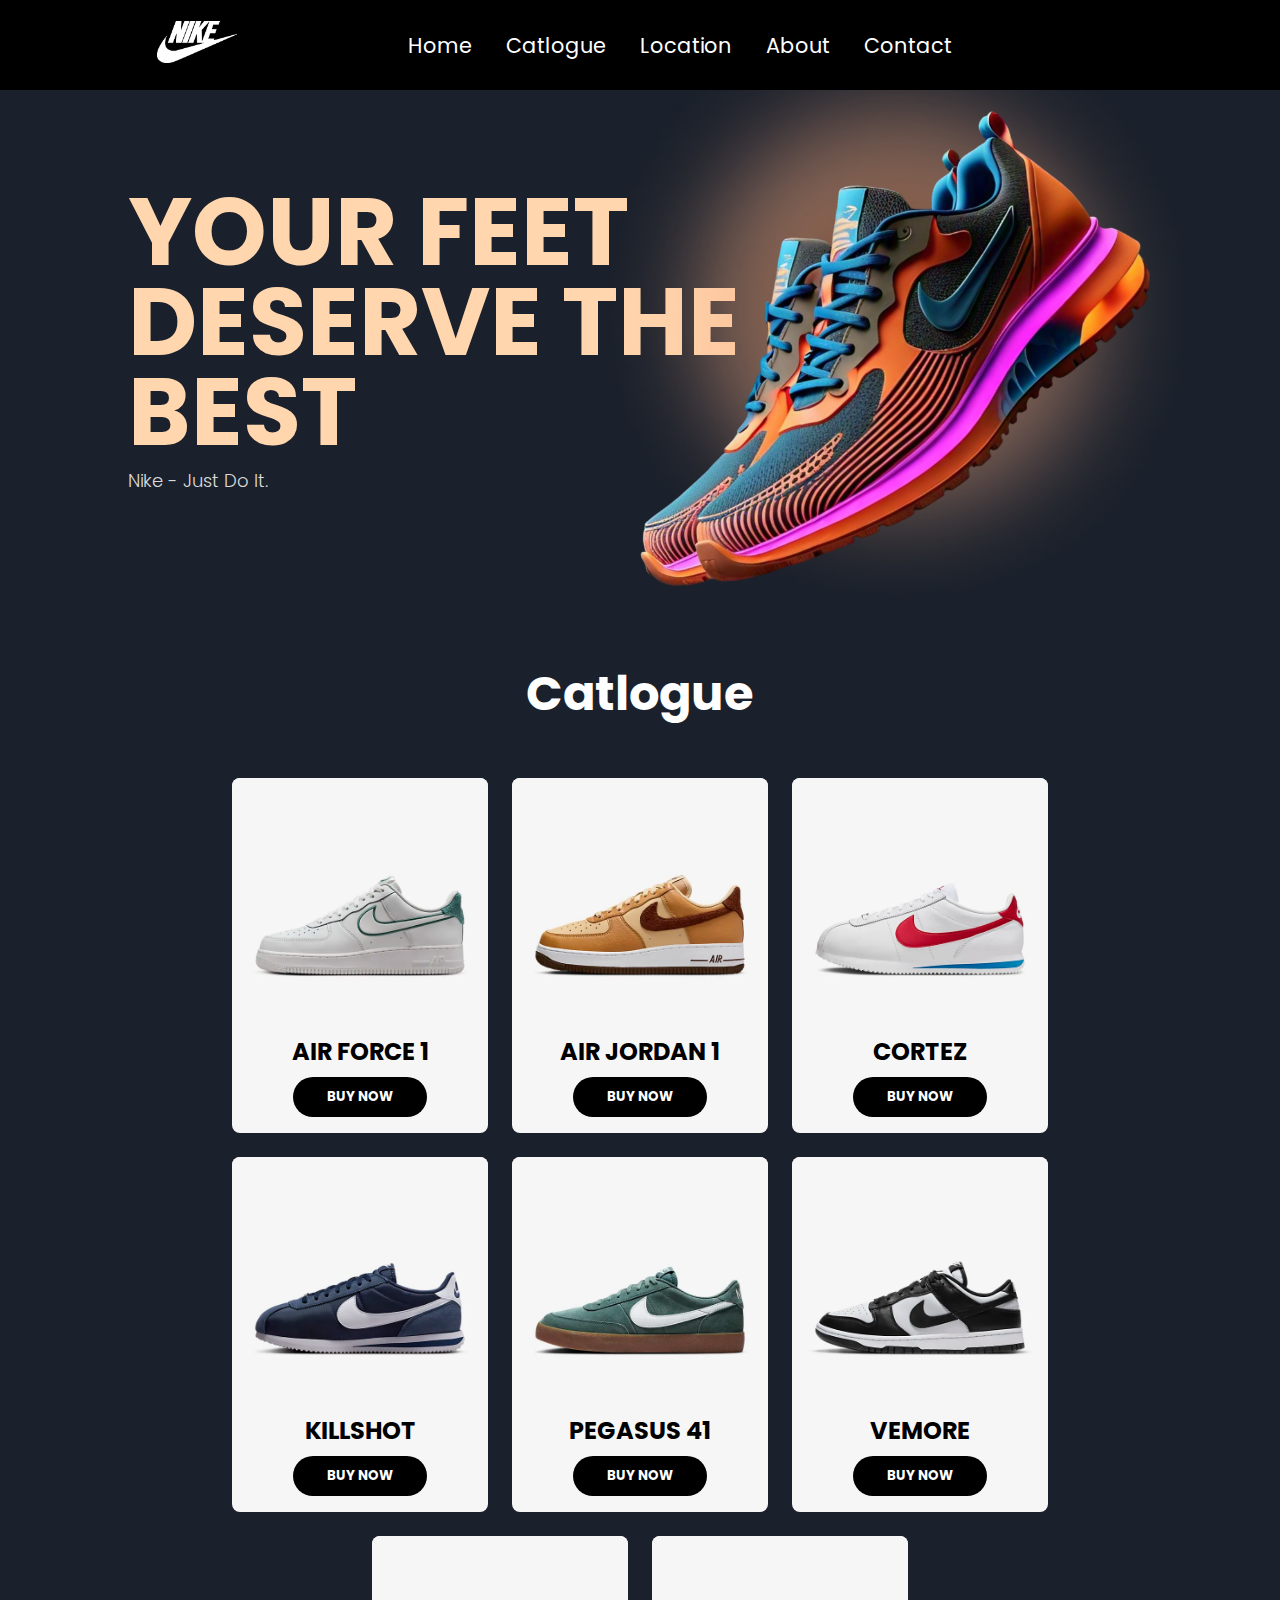
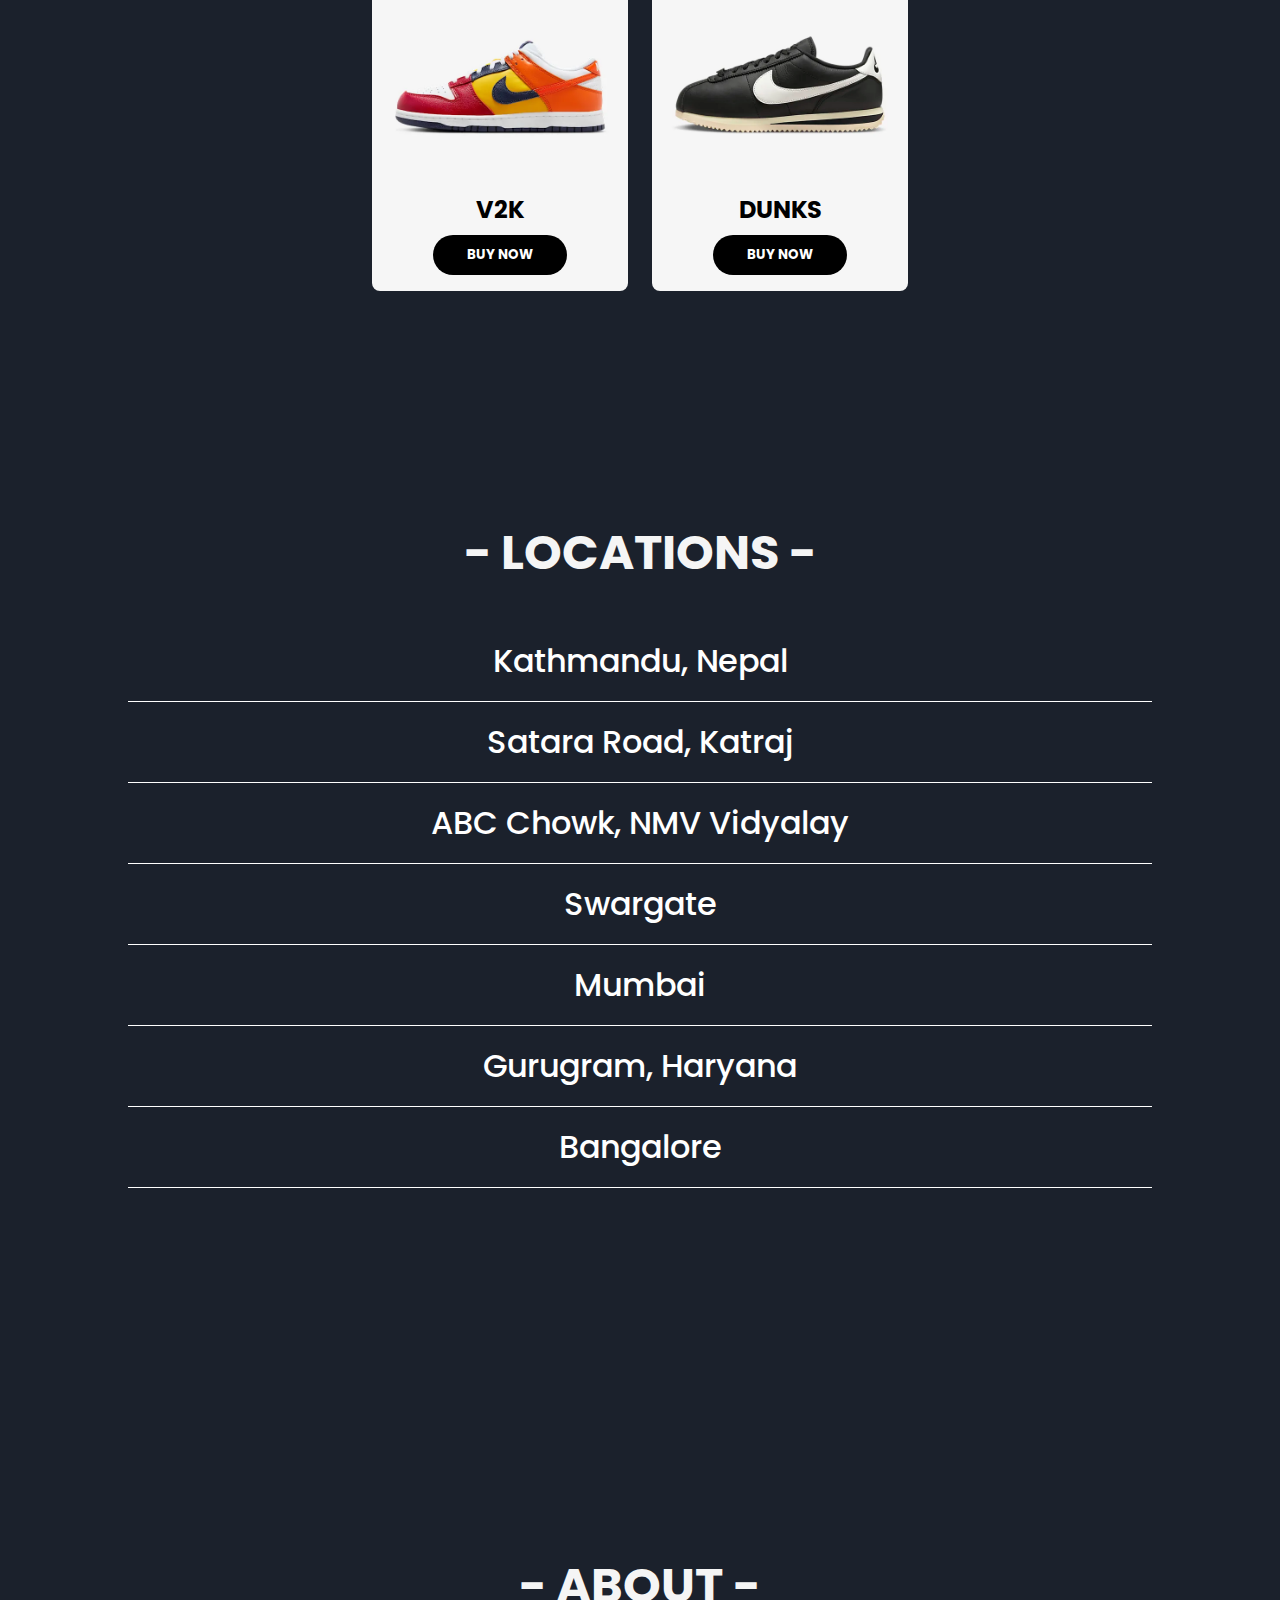
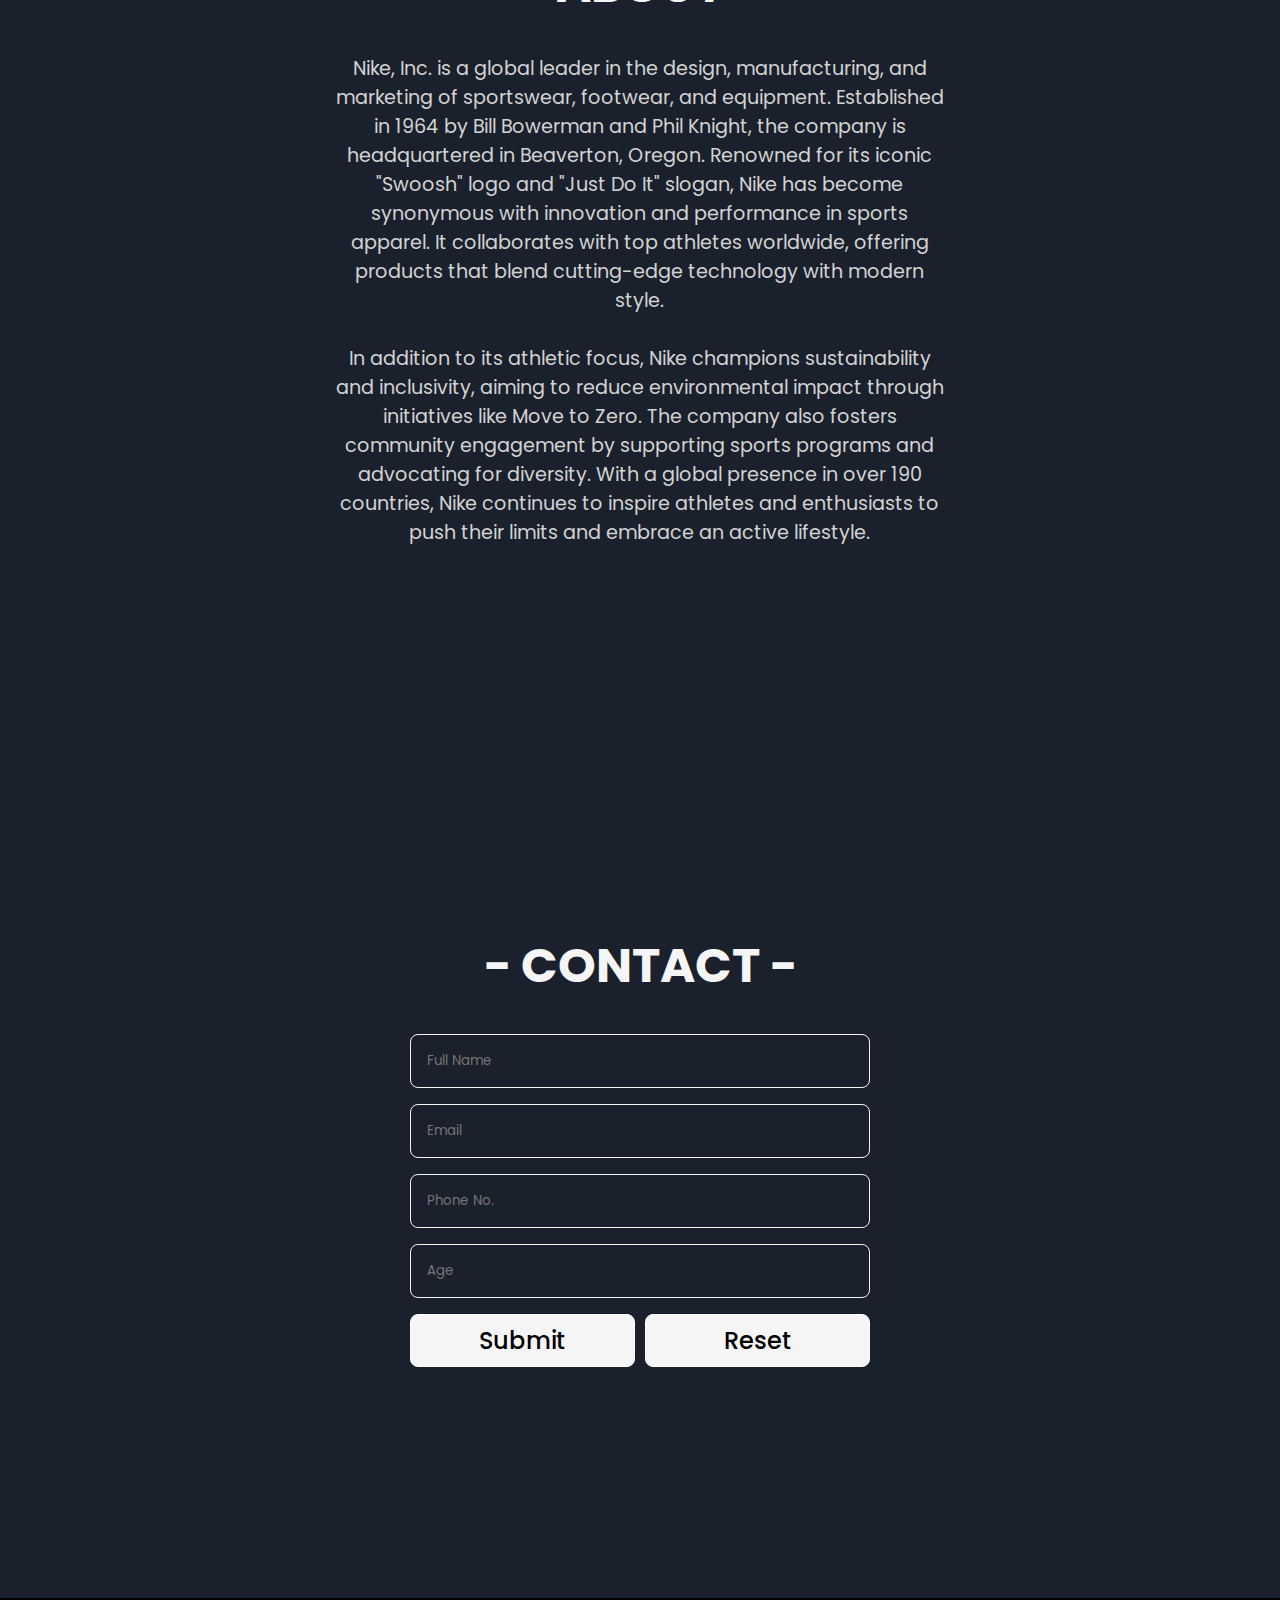
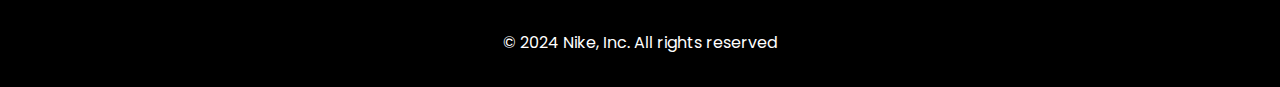
<file: index.html>
<!DOCTYPE html>
<html lang="en">

<head>
  <meta charset="UTF-8" />
  <meta name="viewport" content="width=device-width, initial-scale=1.0" />
  <title>Nike - Just Do It.</title>
  <link rel="stylesheet" href="style.css" />
  <link rel="shortcut icon" href="images/logo-white.png" type="image/x-icon" />
</head>

<body>
  <nav class="navbar">
    <a href="#" class="logo">
      <img src="images/logo.png" alt="" />
    </a>
    <ul id="SideMenu">
      <li><a href="#home">Home</a></li>
      <li><a href="#catlogue">Catlogue</a></li>
      <li><a href="#location">Location</a></li>
      <li><a href="#about">About</a></li>
      <li><a href="#contact">Contact</a></li>
    </ul>

    <div class="nav-btn">
      <button id="toggleBtn" class="toggle-btn">
        <img src="images/bar-icon.svg" alt="" />
      </button>
    </div>
  </nav>

  <!-- ********************* Home ******************* -->
  <div class="main-container">
    <div class="bottom-content" id="home">
      <div class="bottom-left">
        <h1>Your feet deserve the best</h1>
        <p>Nike - Just Do It.</p>
      </div>
      <div class="bottom-right">
        <img src="images/bg-effact.png" alt="" class="bg-effact" />
        <img src="images/shoes-img.png" alt="" class="shoes-img" />
      </div>
    </div>

    <!-- ********************* Catalogue ******************* -->
    <div class="catlogue" id="catlogue">
      <h1>Catlogue</h1>

      <div class="cat-container">
        <div class="cat-card">
          <img src="images/nike1.png" alt="" />
          <h2>AIR FORCE 1</h2>
          <a href="https://www.nike.com/in/w/air-force-1-shoes-5sj3yzy7ok" target="_blank">
            <button class="cat-btn">BUY NOW</button>
          </a>
        </div>
        <div class="cat-card">
          <img src="images/nike2.png" alt="" />
          <h2>AIR JORDAN 1</h2>
          <a href="https://www.nike.com/in/w/jordan-1-shoes-aj85gzy7ok" target="_blank">
            <button class="cat-btn">BUY NOW</button>
          </a>
        </div>
        <div class="cat-card">
          <img src="images/nike3.png" alt="" />
          <h2>CORTEZ</h2>
          <a href="https://www.nike.com/in/w/cortez-shoes-byfxzy7ok" target="_blank">
            <button class="cat-btn">BUY NOW</button> 
          </a>
        </div>
        <div class="cat-card">
          <img src="images/nike4.png" alt="" />
          <h2>KILLSHOT</h2>
          <a href="https://www.nike.com/in/w/killshot-shoes-3x0kvzy7ok" target="_blank">
            <button class="cat-btn">BUY NOW</button>
          </a>
        </div>
        <div class="cat-card">
          <img src="images/nike5.png" alt="" />
          <h2>PEGASUS 41</h2>
          <a href="https://www.nike.com/in/w/pegasus-shoes-8nexhzy7ok" target="_blank">
            <button class="cat-btn">BUY NOW</button>

          </a>
        </div>
        <div class="cat-card">
          <img src="images/nike6.png" alt="" />
          <h2>VEMORE</h2>
          <a href="https://www.nike.com/in/w/zoom-vomero-lifestyle-shoes-13jrmz7gee1zy7ok" target="_blank">
            <button class="cat-btn">BUY NOW</button>

          </a>
        </div>
        <div class="cat-card">
          <img src="images/nike7.png" alt="" />
          <h2>V2K</h2>
          <a href="https://www.nike.com/in/w/nike-v2k-shoes-3picezy7ok" target="_blank">
            <button class="cat-btn">BUY NOW</button>
          </a>
        </div>
        <div class="cat-card">
          <img src="images/nike8.png" alt="" />
          <h2>DUNKS</h2>
          <a href="https://www.nike.com/in/w/dunk-shoes-90aohzy7ok" target="_blank">
            <button class="cat-btn">BUY NOW</button>
          </a>
        </div>
      </div>
    </div>


    <!-- ********************* Locations ******************* -->
    <div class="location" id="location">
      <h1>- LOCATIONS -</h1>
      <div class="location-container">
        <h5>Kathmandu, Nepal</h5>
        <h5>Satara Road, Katraj</h5>
        <h5>ABC Chowk, NMV Vidyalay</h5>
        <h5>Swargate</h5>
        <h5>Mumbai</h5>
        <h5>Gurugram, Haryana</h5>
        <h5>Bangalore</h5>
      </div>
    </div>


    <!-- ********************* About ******************* -->
    <div class="about" id="about">
      <div class="about-container">
        <h1>- ABOUT -</h1>
        <p>
          Nike, Inc. is a global leader in the design, manufacturing, and
          marketing of sportswear, footwear, and equipment. Established in
          1964 by Bill Bowerman and Phil Knight, the company is headquartered
          in Beaverton, Oregon. Renowned for its iconic "Swoosh" logo and
          "Just Do It" slogan, Nike has become synonymous with innovation and
          performance in sports apparel. It collaborates with top athletes
          worldwide, offering products that blend cutting-edge technology with
          modern style.
          <br />
          <br />
          In addition to its athletic focus, Nike champions sustainability and
          inclusivity, aiming to reduce environmental impact through
          initiatives like Move to Zero. The company also fosters community
          engagement by supporting sports programs and advocating for
          diversity. With a global presence in over 190 countries, Nike
          continues to inspire athletes and enthusiasts to push their limits
          and embrace an active lifestyle.
        </p>
      </div>
    </div>


    <!-- ********************* Contact ******************* -->
    <div class="contact" id="contact">
      <h1>- CONTACT -</h1>

      <form action="formSubmit.html">
        <input type="text" name="name" placeholder="Full Name" required />
        <input type="email" name="email" placeholder="Email" required />
        <input type="tel" name="phoneno" pattern="[0-9]{10}" placeholder="Phone No." required />
        <input type="number" min="18" max="100" placeholder="Age" required />

        <div class="contact-form-btn">
          <input type="submit" value="Submit" />
          <input type="Reset" value="Reset" />
        </div>
      </form>
    </div>
  </div>
  <footer>
    <p>© 2024 Nike, Inc. All rights reserved</p>
  </footer>

  <script>
    var toggleBtn = document.getElementById("toggleBtn");
    var SideMenu = document.getElementById("SideMenu");

    toggleBtn.addEventListener("click", () => {
      SideMenu.classList.toggle("active");
    });
  </script>
</body>

</html>
</file>
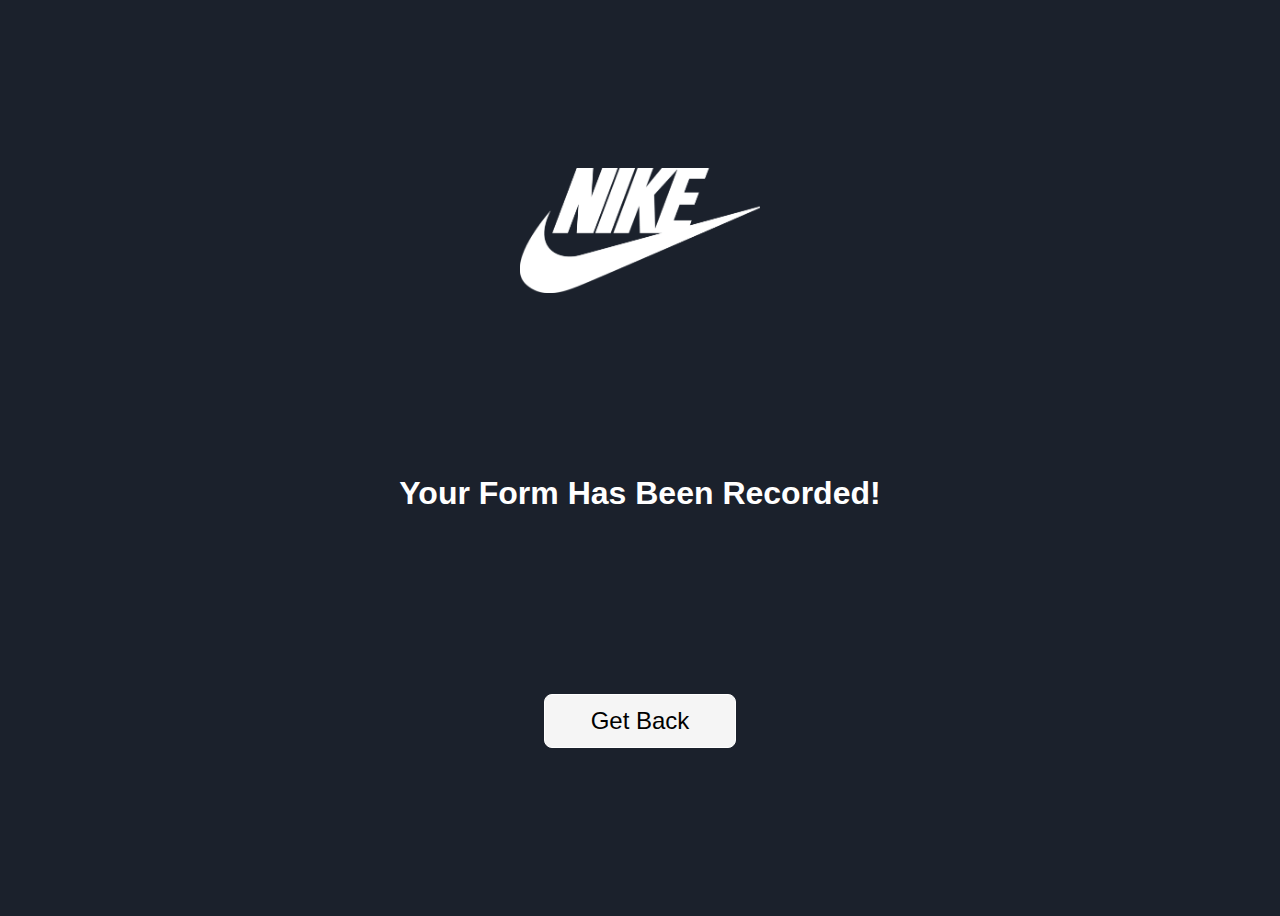
<file: formSubmit.html>
<!DOCTYPE html>
<html lang="en">
  <head>
    <meta charset="UTF-8" />
    <meta name="viewport" content="width=device-width, initial-scale=1.0" />
    <title>Nike | Just Do It.</title>
    <style>
      body {
        min-height: 100vh;
        background-color: #1b212c;
        display: flex;
        flex-direction: column;
        justify-content: space-evenly;
        align-items: center;
      }

      img {
        width: 15rem;
        filter: invert();
      }

      h1 {
        font-family: Arial, Helvetica, sans-serif;
        color: rgb(255, 255, 255);
      }

      button {
        background: whitesmoke;
        color: black;
        padding: 0.75rem 0;
        width: 12rem;
        border-radius: 0.5rem;
        font-size: 1.5rem;
        font-weight: 500;
        border: 1px solid white;
        cursor: pointer;
        transition: 0.5s;
      }

      button:hover {
        background-color: transparent;
        border: 1px solid white;
        color: white;
      }
    </style>
  </head>
  <body>
    <img src="images/logo.png" alt="Nikes" />
    <h1>Your Form Has Been Recorded!</h1>
    <a href="index.html">
        <button>Get Back</button>
    </a>
  </body>
</html>
</file>
<file: style.css>
@import url("https://fonts.googleapis.com/css2?family=Poppins:ital,wght@0,100;0,200;0,300;0,400;0,500;0,600;0,700;0,800;0,900;1,100;1,200;1,300;1,400;1,500;1,600;1,700;1,800;1,900&display=swap");

* {
  margin: 0;
  padding: 0;
  box-sizing: border-box;
  position: relative;
  font-family: Poppins;
}

html,
body {
  width: 100%;
  height: 100%;
  scroll-behavior: smooth;
}

a {
  text-decoration: none;
  cursor: pointer;
}

button,
input {
  background: none;
  outline: none;
  border: none;
}

.main-container {
  max-width: 1800px;
  width: 100%;
  min-height: 100vh;
  height: fit-content;
  background: #1b212c;
  padding: 0 10%;
}

/* ***************** Navbar *************** */

.navbar {
  width: 100%;
  height: fit-content;
  display: flex;
  justify-content: space-evenly;
  align-items: center;
  padding: 1.3rem 0;
  position: fixed;
  z-index: 100;
  background-color: black;
  left: 0;
  top: 0;
}

.logo {
  width: 80px;
  filter: invert();
}

.logo img {
  width: 100%;
}

.navbar ul {
  list-style-type: none;
}

.navbar ul li {
  display: inline-block;
  margin: 0 15px;
}

.navbar ul a {
  color: #fff;
  font-size: 1.3rem;
  position: relative;
  transition: 0.5s;
}

.navbar ul a:hover {
  color: #fb4b29;
}

.navbar ul a:hover,
.navbar ul .active {
  color: #fb4b29;
}

.toggle-btn {
  display: none;
}

.login-btn,
.btn-sec button {
  background: #fb4b29;
  color: #fff;
  padding: 12px 25px;
  font-size: 14px;
  cursor: pointer;
  transition: 0.3s;
}

.login-btn:hover,
.btn-sec button:hover {
  background: #ed4827;
}

/* ***************** Home *************** */

.bottom-content {
  width: 100%;
  height: fit-content;
  display: flex;
  justify-content: space-between;
  flex-direction: row;
  align-items: center;
}

.bottom-left {
  width: 50%;
  height: fit-content;
  margin-top: 100px;
}

.bottom-left h1 {
  width: 650px;
  color: #ffd6ae;
  font-size: 95px;
  line-height: 90px;
  text-transform: uppercase;
}

.bottom-left p {
  font-size: 18px;
  color: #dbdbdb;
  font-weight: 300;
  margin: 10px 0 30px 0;
}

.btn-sec {
  display: flex;
  gap: 20px;
}

.btn-sec button:last-child {
  border: 2px solid #ffd6ae;
  background: none;
  color: #ffd6ae;
}

.btn-sec button:last-child:hover {
  background: #ffd6ae;
  color: #eb4625;
}

.bottom-right {
  width: 50%;
  height: fit-content;
  display: flex;
  justify-content: center;
  align-items: center;
}

.bg-effact {
  width: 120%;
}

.shoes-img {
  width: 100%;
  position: absolute;
  top: 18%;
}

/* *********************** Catlogue ************** */
.catlogue h1{
  color: white;
  font-size: 3rem;
  text-align: center;
  margin: 3rem 0;
}

.catlogue .cat-card {
  width: 16rem;
  height: fit-content;
  border-radius: 0.5rem;
  transition: 0.5s;
  display: flex;
  flex-direction: column;
  align-items: center;
  background-color: #f6f6f6;
  overflow: hidden;
}

.cat-btn {
  background-color: black;
  padding: 0.5rem 2rem;
  border-radius: 5rem;
  margin-bottom: 1rem;
  font-weight: bold;
  transition: 0.5s;
  border: 2px solid transparent;
  cursor: pointer;
  color: white;
}

.cat-btn:hover {
  border: 2px solid black;
  background-color: transparent;
  color: black;
  padding: 0.5rem 2.5rem;
}

.cat-card h2 {
  padding-bottom: 0.5rem;
}

.cat-card img {
  width: 100%;
}

.catlogue .cat-card:hover {
  scale: 1.1;
  cursor: pointer;
}

.catlogue .cat-container {
  display: flex;
  flex-wrap: wrap;
  justify-content: center;
  gap: 1.5rem;
}


/* ***************** Location *************** */

.location {
  height: 123vh;
  display: flex;
  flex-direction: column;
  justify-content: center;
}

.location > h1 {
  text-align: center;
  font-size: 3rem;
  padding: 1rem 0;
  color: whitesmoke;
}

.location .location-container {
  margin-top: 1rem;
}

.location .location-container h5 {
  border-bottom: 1px solid white;
  font-size: 2rem;
  font-weight: 500;
  text-align: center;
  padding: 1rem;
  color: white;
  transition: 0.5s;
}

.location .location-container h5:hover {
  color: black;
  background-color: whitesmoke;
  cursor: pointer;
}

/* ***************** About *************** */

.about {
  height: 100vh;
  display: flex;
  justify-content: center;
  align-items: center;
}

.about h1 {
  text-align: center;
  font-size: 3rem;
  color: whitesmoke;
}

.about-container {
  width: 60%;
  height: fit-content;
  display: flex;
  flex-direction: column;
  justify-content: space-between;
  gap: 2rem;
}

.about-container p {
  text-align: center;
  font-size: 1.2rem;
  color: rgb(211, 211, 211);
}

/* ***************** Contact *************** */
.contact {
  min-height: 100vh;
  display: flex;
  flex-direction: column;
  align-items: center;
  justify-content: center;
  gap: 2rem;
}

.contact > h1 {
  text-align: center;
  font-size: 3rem;
  color: whitesmoke;
}

.contact form {
  display: flex;
  flex-direction: column;
  justify-content: center;
  align-items: center;
  gap: 1rem;
  width: 45%;
}

.contact form > input {
  border: 1px solid whitesmoke;
  padding: 1rem;
  width: 100%;
  border-radius: 0.5rem;
  color: white;
}

.contact .contact-form-btn {
  width: 100%;
  display: flex;
  justify-content: space-between;
}

.contact .contact-form-btn input {
  background: whitesmoke;
  color: black;
  padding: .5rem 0;
  width: 49%;
  border-radius: 0.5rem;
  font-size: 1.5rem;
  font-weight: 500;
  border: 1px solid white;
  cursor: pointer;
  transition: 0.5s;
}

.contact .contact-form-btn input:hover {
    background-color: transparent;
    border: 1px solid white;
    color: white;
}


/* ***************** Contact *************** */
footer {
    background-color: black;
    padding: 2rem 0;
}

footer p {
    color: white;
    text-align: center;

}

@media (max-width: 1100px) {
  .main-container {
    padding: 0 5%;
  }
  .bottom-left h1 {
    width: 100%;
    font-size: 60px;
    line-height: 60px;
  }
  .bottom-left p {
    font-size: 14px;
  }
}

@media (max-width: 800px) {
  .logo {
    width: 70px;
    z-index: 1000;
  }
  .login-btn {
    z-index: 1000px;
    margin-top: -10px;
  }
  .login-btn,
  .btn-sec button {
    padding: 10px 20px;
    font-size: 12px;
  }

  .nav-btn {
    width: fit-content;
    display: flex;
    gap: 20px;
  }
  .navbar .toggle-btn {
    display: block;
    width: 30px;
    z-index: 100;
  }
  .toggle-btn img {
    width: 100%;
  }
  .navbar ul {
    display: none;
    position: absolute;
    left: -5%;
    top: 0;
    width: 110%;
    background: black;
    z-index: 100;
    padding: 80px 0 25px 0;
  }

  .navbar ul li {
    width: 100%;
    text-align: center;
    margin: 8px 0;
  }

  .login-btn {
    z-index: 1000;
  }

  .navbar ul.active {
    display: block;
  }

  .bottom-content {
    flex-direction: column;
    align-items: center;
    justify-content: center;
  }

  .bottom-left {
    max-width: 450px;
    width: 100%;
    margin-top: 13rem;
    text-align: center;
    display: flex;
    flex-direction: column;
    align-items: center;
    margin-bottom: 15ppx;
  }

  .bottom-left h1 {
    font-size: 45px;
    line-height: 45px;
  }
  .btn-sec {
    gap: 10px;
  }
  .bottom-right {
    max-width: 400px;
    width: 100%;
  }
  .shoes-img {
    width: 80%;
  }

  .bg-effact {
    width: 100%;
  }

  .location {
    height: auto;
  }

  .location h1 {
    font-size: 2.5rem;
  }

  .location .location-container h5 {
    font-size: 1rem;
  }

  .about {
    height: fit-content;
    display: flex;
    justify-content: center;
    align-items: center;
    padding: 1rem;
  }

  .about-container {
    width: 100%;
  }

  .contact form{
    width: 100%;
  }
}
</file>
